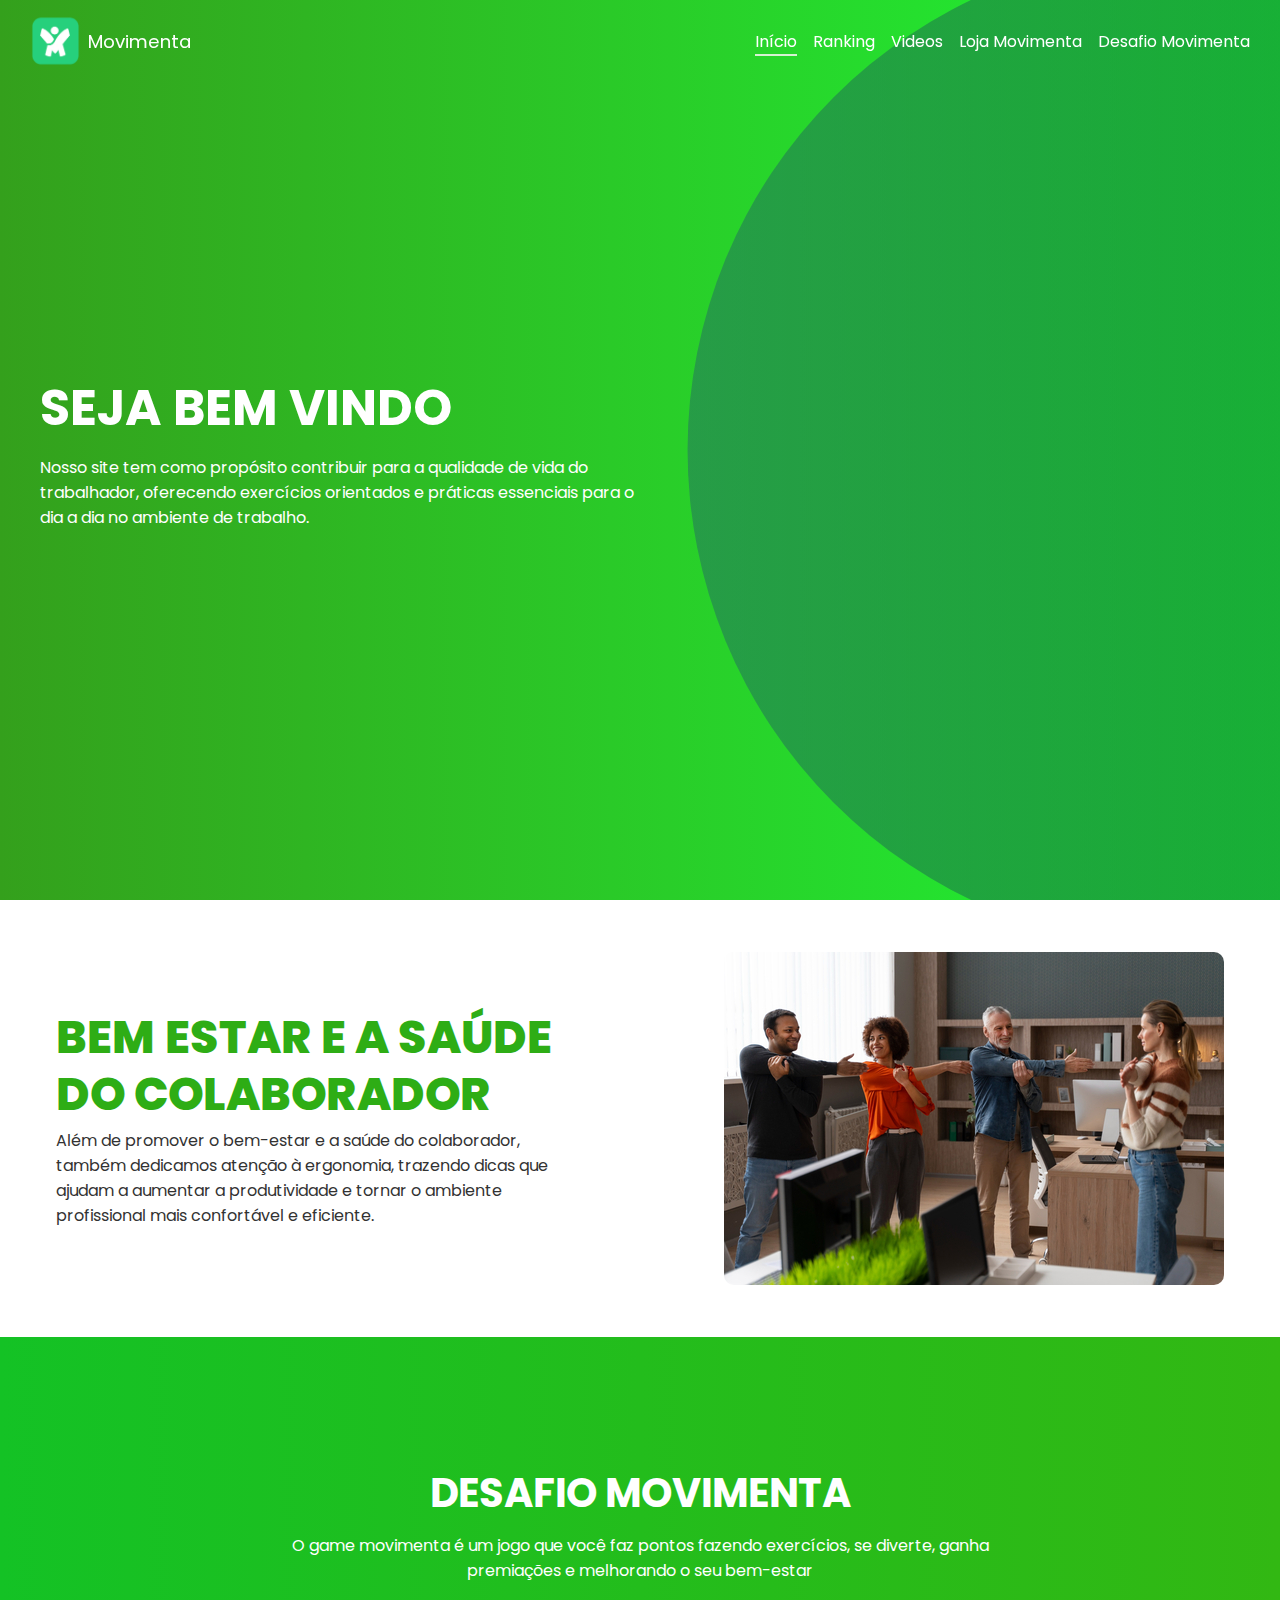
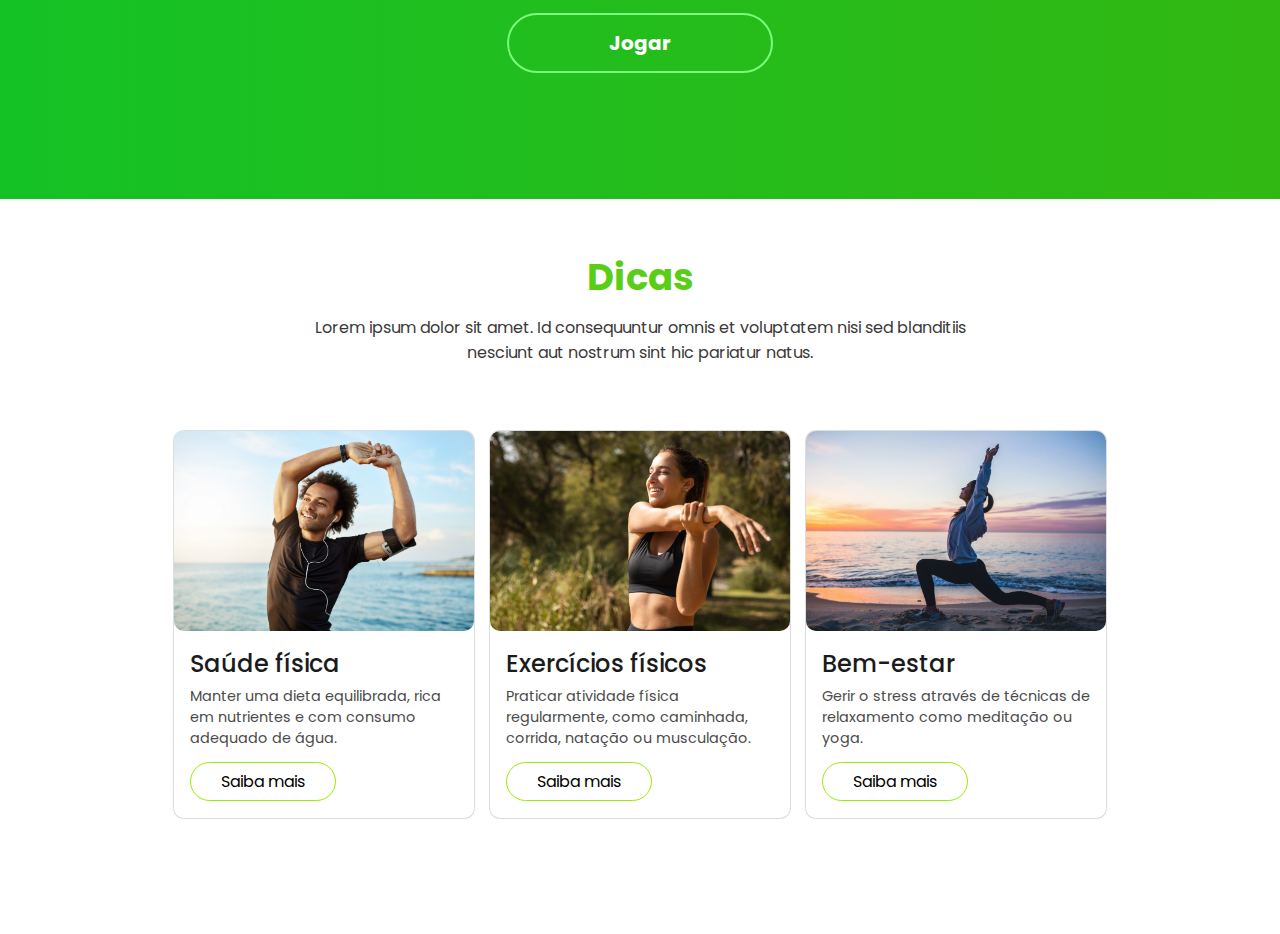
<file: index.html>
<!DOCTYPE html>
<html lang="pt-br">
<head>
    <meta charset="UTF-8">
    <meta name="viewport" content="width=device-width, initial-scale=1.0">
    <title>Bem estar</title>
    <link rel="stylesheet" href="/styles/style.css" />
    <link href='https://cdn.boxicons.com/fonts/basic/boxicons.min.css' rel='stylesheet'>
</head>
<body>
    <header class="header">
        <nav class="navbar">
            <a href="/index.html" class="navbar__logo">
                <img src="/assets/images/logo/logo_movimenta.png" alt="Logo Movimenta" class="logo__image">
                <span>Movimenta</span>
            </a>
            <ul class="navigation__menu">
                <li>
                    <a href="/index.html" class="active">Início</a>
                </li>
                <li>
                    <a href="/pages/ranking.html">Ranking</a>
                </li>
                <li>
                    <a href="/pages/videos.html">Videos</a>
                </li>
                <li>
                    <a href="/pages/loja-movimenta.html">Loja Movimenta</a>
                </li>
                <li>
                    <a href="#">Desafio Movimenta</a>
                </li>
            </ul>
        </nav>
    </header>

    <header class="navbar__bottom">
        <ul class="navbar__bottom__links">
            <li>
                <a href="#" class="active navbar__bottom__link">
                    <div class="navbar__bottom__link--icon">
                        <i class='bxr  bx-home-alt-2'></i>
                    </div>
                    Inicio
                </a>
            </li>
            <li>
                <a href="/pages/ranking.html" class="navbar__bottom__link">
                    <i class='bxr  bx-trophy'></i> 
                Ranking
                </a>
            </li>
            <li>
                <a href="/pages/videos.html" class="navbar__bottom__link">
                    <i class='bxr  bx-video'></i> 
                Videos
                </a>
            </li>
            <li>
                <a href="/pages/loja-movimenta.html" class="navbar__bottom__link">
                    <i class='bxr bx-store'></i>
                Loja
                </a>
            </li>
        </ul>
    </header>

    <main class="hero">
        <div class="hero__content">
            <h2 class="hero__title">Seja bem vindo</h2>
            <p class="hero__paragraph">Nosso site tem como propósito contribuir para a qualidade de vida do trabalhador, oferecendo exercícios orientados e práticas essenciais para o dia a dia no ambiente de trabalho.</p>
        </div>
    </main>

    <section class="hero__section">
        <div class="content__section">
            <h2 class="title__section">Bem estar e a saúde do colaborador</h2>
            <p class="paragraph__section">Além de promover o bem-estar e a saúde do colaborador, também dedicamos atenção à ergonomia, trazendo dicas que ajudam a aumentar a produtividade e tornar o ambiente profissional mais confortável e eficiente.</p>
        </div>
        <img src="/assets/images/pessoas-fazendo-exercicio-no-trabalho.jpg" alt="Pessoas fazendo exercício no trabalho" class="image__section">
    </section>

    <section class="game__section">
        <div class="game__section__content">
            <h2>Desafio Movimenta</h2>
            <p>O game movimenta é um jogo que você faz pontos fazendo exercícios, se diverte, ganha premiações e melhorando o seu bem-estar</p>
            <a href="/pages/cadastro.html" class="game__section__button">Jogar</a>
        </div>
    </section>

    <section class="section__dicas">
        <h2 class="title">Dicas</h2>
        <p class="paragraph">Lorem ipsum dolor sit amet. Id consequuntur omnis et voluptatem nisi sed blanditiis nesciunt aut nostrum sint hic pariatur natus.</p>
        <div class="container">
            <div class="card__item">
                <img src="/assets/images/homem-esticando-os-bracos.jpg" alt="Homem esticando os braços" class="card__image">
                <div class="card__content">
                    <h2 class="title__card">Saúde física</h2>
                    <p class="descrition__card">Manter uma dieta equilibrada, rica em nutrientes e com consumo adequado de água.</p>
                    <a href="#" class="card__button">Saiba mais</a>
                </div>
            </div>
            <div class="card__item">
                <img src="/assets/images/mulher-alongando-se.jpg" alt="Mulher alongando-se" class="card__image">
                <div class="card__content">
                    <h2 class="title__card">Exercícios físicos</h2>
                    <p class="descrition__card">Praticar atividade física regularmente, como caminhada, corrida, natação ou musculação.</p>
                    <a href="#" class="card__button">Saiba mais</a>
                </div>
            </div>
            <div class="card__item">
                <img src="/assets/images/mulher-fazendo-exercicios-na-praia.jpg" alt="Mulher fazendo exercícios na praia" class="card__image">
                <div class="card__content">
                    <h2 class="title__card">Bem-estar</h2>
                    <p class="descrition__card">Gerir o stress através de técnicas de relaxamento como meditação ou yoga.</p>
                    <a href="#" class="card__button">Saiba mais</a>
                </div>
            </div>
        </div>
    </section>

    <script src="/scripts/script.js"></script>
</body>
</html>
</file>
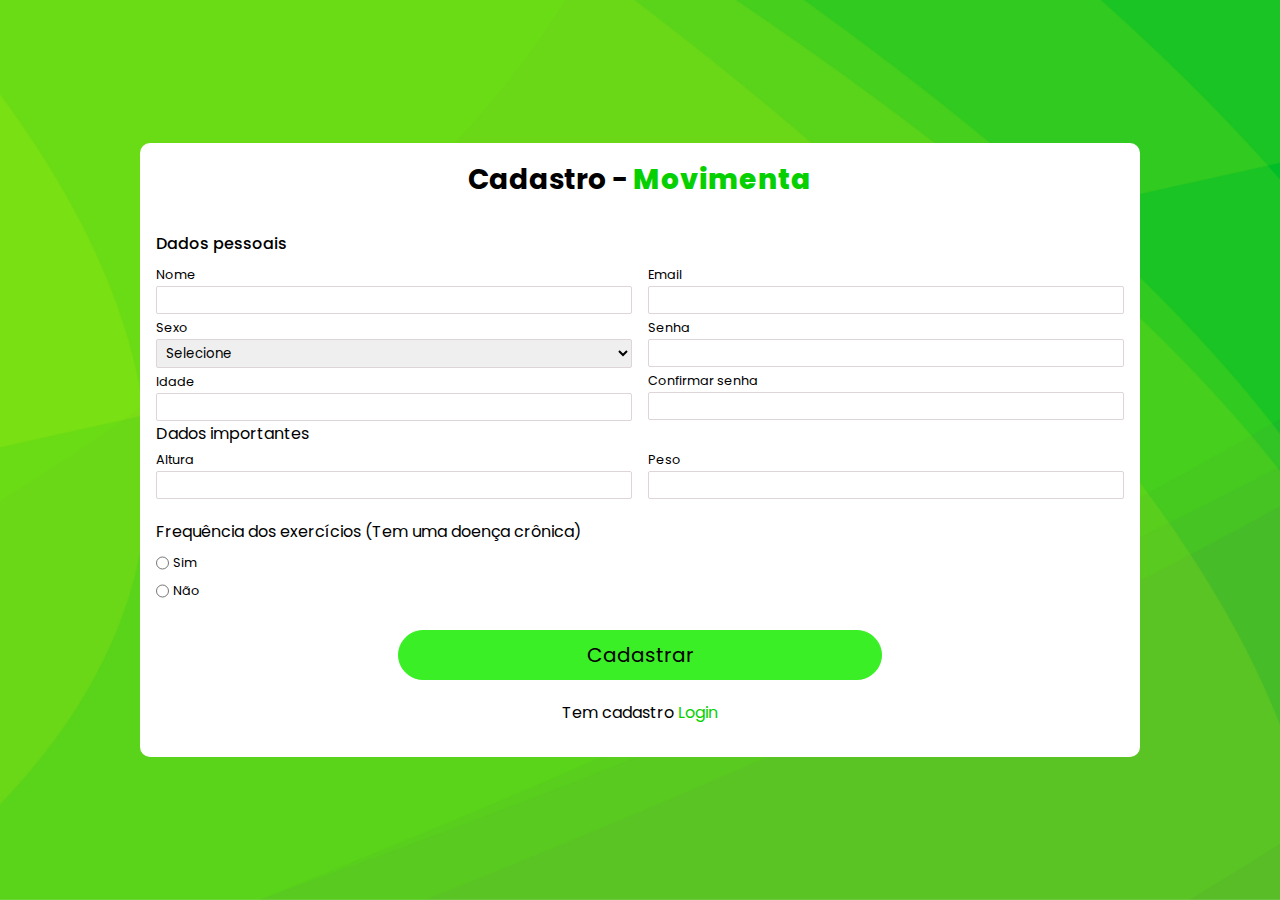
<file: pages/cadastro.html>
<!DOCTYPE html>
<html lang="en">
<head>
    <meta charset="UTF-8">
    <meta name="viewport" content="width=device-width, initial-scale=1.0">
    <title>Cadastro - Movimenta</title>
    <link rel="stylesheet" href="/styles/cadastro.css">
    <link href='https://cdn.boxicons.com/fonts/basic/boxicons.min.css' rel='stylesheet'>
</head>
<body>
    <section>
        <form action="" class="container">
            <h2 class="heading">Cadastro - <span class="logo">Movimenta</span></h2>
            <span class="title__register">Dados pessoais</span>
            <div class="box__input">
                <div class="col__one">
                    <label for="">Nome</label>
                    <input type="text" required>
                    <label for="">Sexo</label>
                    <select>
                        <option value="0">Selecione</option>
                        <option value="1">Masculino</option>
                        <option value="2">Feminino</option>
                    </select>
                    <label for="">Idade</label>
                    <input type="number" required>
                    <label for="">Email</label>
                    <input type="email" required>
                    <label for="">Senha</label>
                    <div class="password__input">
                        <input type="password" class="password" required>
                        <i class='bxr bx-eye-slash hidePassword'></i>
                        <i class="bxr bx-eye showPassword"></i>
                    </div>
                    <label for="">Confirmar senha</label>
                    <div class="password__input">
                        <input type="password" class="password" required>
                        <i class='bxr bx-eye-slash hidePassword'></i>
                        <i class="bxr bx-eye showPassword"></i>
                    </div>
                </div>
            </div>
            <span>Dados importantes</span>
            <div class="box__input">
                <div class="col__two">
                <label for="">Altura</label>
                <input type="number" required>
                <label for="">Peso</label>
                <input type="number" required>
                </div>
                <h3 class="heading__input">Frequência dos exercícios (Tem uma doença crônica)</h3>
                <div class="box__radio">
                    <div class="radio__input">
                        <input type="radio" name="frequencia-dos-exercicios" id="sim" value="sim" class="input__radio_yes" required>
                        <label for="sim">Sim</label>
                    </div>
                    <div class="input__hidden">
                        <span>Qual</span>
                        <input type="text" required>
                    </div>
                </div>
                <div class="radio__input">
                    <input type="radio" name="frequencia-dos-exercicios" id="nao" value="nao" class="input__radio_no" required>
                    <label for="nao">Não</label>
                </div>
            </div>
            <button type="submit" class="btn__submit">Cadastrar</button>
            <span class="text">Tem cadastro <a href="/pages/login.html">Login</a></span>
        </form>
    </section>
    <script src="/scripts/cadastro.js"></script>
</body>
</html>
</file>
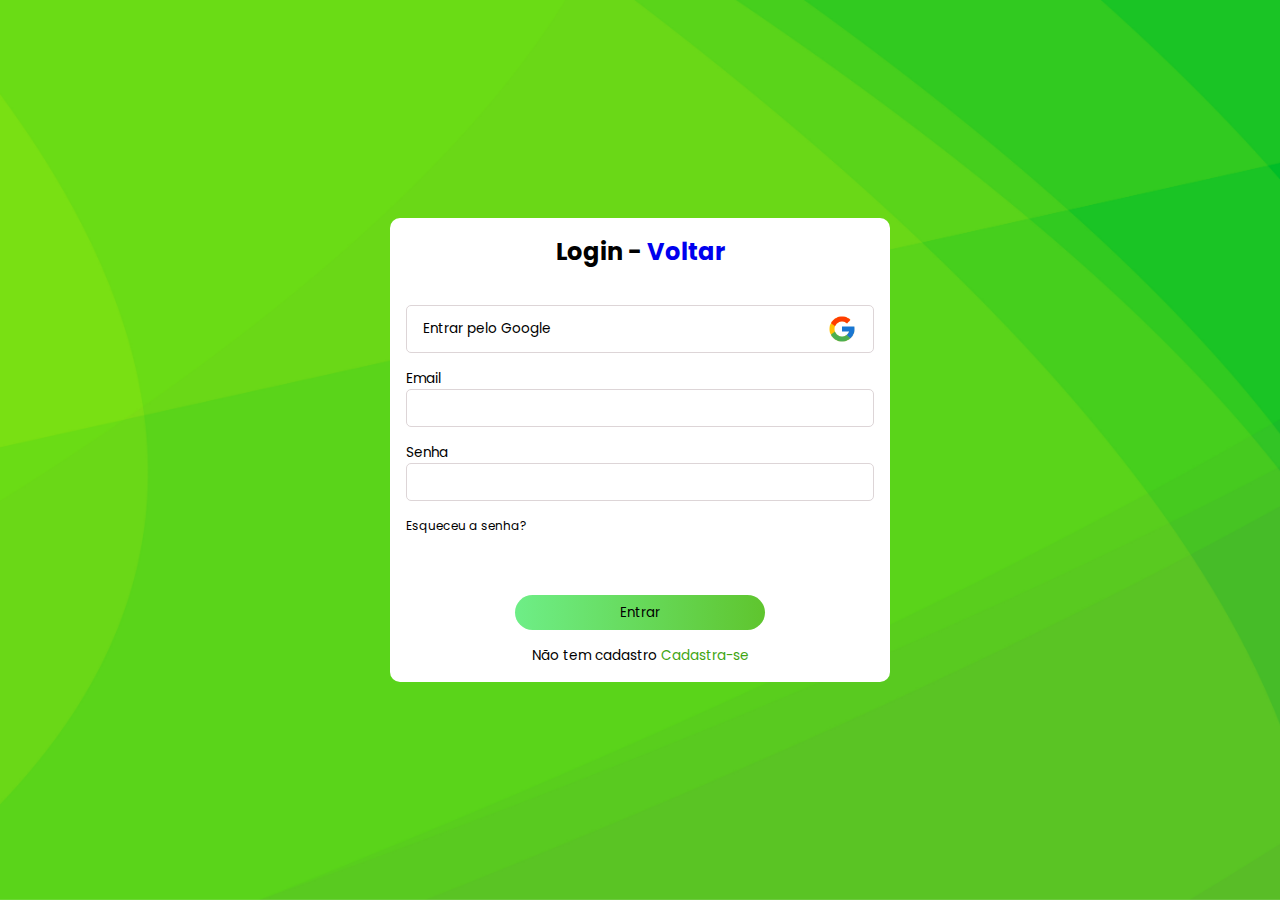
<file: pages/login.html>
<!DOCTYPE html>
<html lang="en">
<head>
    <meta charset="UTF-8">
    <meta name="viewport" content="width=device-width, initial-scale=1.0">
    <title>Login - Movimenta</title>
    <link rel="stylesheet" href="/styles/login.css">
    <link href='https://cdn.boxicons.com/fonts/basic/boxicons.min.css' rel='stylesheet'>
</head>
<body>

    <section>
        <div class="container__login">
            <h2 class="title__login">Login - <a href="/index.html">Voltar</a></h2>
            <div class="button__google">
                <span>Entrar pelo Google</span>
                <img src="/assets/images/icons/google-icone.png" alt="Google icone">
            </div>
            <form action="" class="wrapper">
                <label for="">Email</label>
                <div class="inner">
                    <input type="email" required>
                    <i class='bxr bx-user'></i>
                </div>
                <label for="">Senha</label>
                <div class="inner">
                    <input type="password" class="password" required>
                    <i class='bxr bx-eye-slash hidePassword'></i>
                    <i class="bxr bx-eye showPassword"></i>
                </div>
                <a href="#" class="text">
                    <span>Esqueceu a senha?</span>
                </a>
            <button type="submit" class="button__login">Entrar</button>
            </form>
            <span class="text_register">Não tem cadastro <a href="/pages/cadastro.html">Cadastra-se</a></span>
        </div>
    </section>

    <script src="/scripts/login.js"></script>
</body>
</html>
</file>
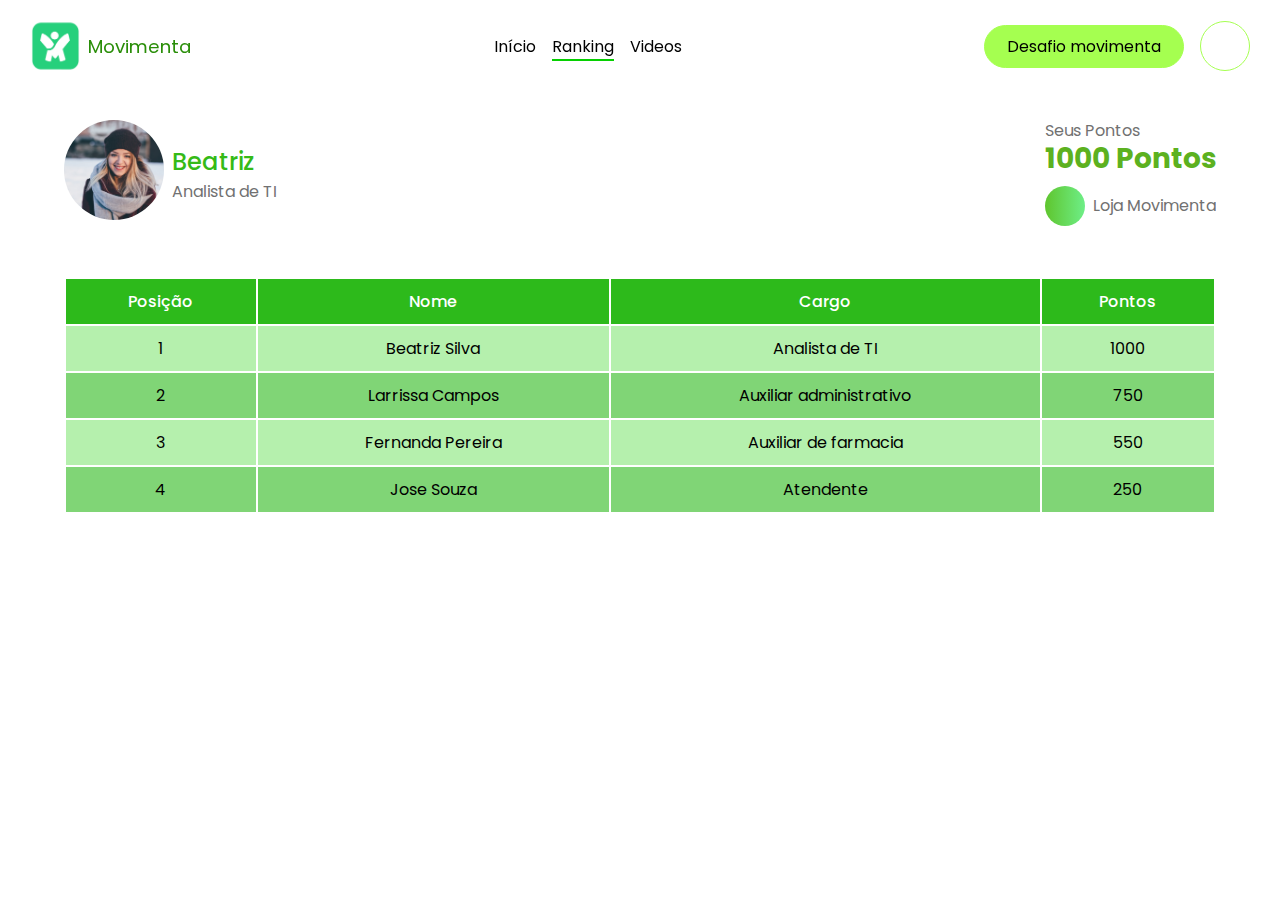
<file: pages/ranking.html>
<!DOCTYPE html>
<html lang="en">
<head>
    <meta charset="UTF-8">
    <meta name="viewport" content="width=device-width, initial-scale=1.0">
    <title>Ranking - Movimenta</title>
    <link rel="stylesheet" href="/styles/ranking.css">
    <link href='https://cdn.boxicons.com/fonts/basic/boxicons.min.css' rel='stylesheet'>
</head>
<body>
        <header class="header">
        <nav class="navbar">
            <a href="/index.html" class="navbar__logo">
                <img src="/assets/images/logo/logo_movimenta.png" alt="Logo Movimenta" class="logo__image">
                <span>Movimenta</span>
            </a>
            <ul class="navigation__menu">
                <li>
                    <a href="/index.html">Início</a>
                </li>
                <li>
                    <a href="/pages/ranking.html" class="active">Ranking</a>
                </li>
                <li>
                    <a href="/pages/videos.html">Videos</a>
                </li>
            </ul>
            <div class="navbar__right">
            <div class="navbar__right__links">
            <a href="/pages/desafio-movimenta.html" class="button">Desafio movimenta</a>
            <a href="/pages/loja-movimenta.html" class="button__shop">
                <i class='bxr  bx-store'  ></i>
                <span>Loja movimenta</span>
            </a>
            </div>
            <div class="burger">
                <i class='bxr  bx-menu'  ></i>
            </div>
            <div class="menu">
                <i class='bxr  bx-x close-menu'  ></i>
                <div class="menu__links">
                <a href="/pages/desafio-movimenta.html" class="button">Desafio movimenta</a>
                </div>
            </div>
        </div>
        </nav>
    </header>

        <header class="navbar__bottom">
        <ul class="navbar__bottom__links">
            <li>
                <a href="/index.html" class="navbar__bottom__link">
                        <i class='bxr  bx-home-alt-2'></i>
                    Inicio
                </a>
            </li>
            <li>
                <a href="/pages/ranking.html" class="active navbar__bottom__link">
                    <div class="navbar__bottom__link--icon">
                        <i class='bxr  bx-trophy'></i> 
                    </div>
                Ranking
                </a>
            </li>
            <li>
                <a href="/pages/videos.html" class="navbar__bottom__link">
                    <i class='bxr  bx-video'></i> 
                Videos
                </a>
            </li>
            <li>
                <a href="/pages/videos.html" class="navbar__bottom__link">
                    <i class='bxr  bx-video'></i> 
                Loja
                </a>
            </li>
        </ul>
    </header>

    <div class="wrapper">
        <div class="profile">
            <div class="profile__img">
                <img src="/assets/images/profiles/perfil_mulher.jpg" alt="Perfil de uma mulher">
            </div>
            <div class="info">
                <h2 class="profile__name">Beatriz</h2>
                <span class="profile__cargo">Analista de TI</span>
            </div>
        </div>
        <div class="points">
            <span>Seus Pontos</span>
            <h1>1000 Pontos</h1>
            <div class="icons">
                <a href="/pages/loja-movimenta.html">
                    <div class="store-icone">
                        <i class='bxr bx-store'></i>
                    </div>
                    <span>Loja Movimenta</span>
                </a>
            </div>
        </div>
    </div>
        <section>
            <table class="ranking">
                <tr class="category">
                    <th>Posição</th>
                    <th>Nome</th>
                    <th>Cargo</th>
                    <th>Pontos</th>
                </tr>
                <tr>
                    <td class="td_none"></td>
                    <td data-title="Posição">1</td>
                    <td data-title="Nome">Beatriz Silva</td>
                    <td data-title="Cargo">Analista de TI</td>
                    <td data-title="Pontos">1000</td>
                </tr>
                <tr>
                    <td class="td_none"></td>
                    <td data-title="Posição">2</td>
                    <td data-title="Nome">Larrissa Campos</td>
                    <td data-title="Cargo">Auxiliar administrativo</td>
                    <td data-title="Pontos">750</td>
                </tr>
                <tr>
                    <td class="td_none"></td>
                    <td data-title="Posição">3</td>
                    <td data-title="Nome">Fernanda Pereira</td>
                    <td data-title="Cargo">Auxiliar de farmacia</td>
                    <td data-title="Pontos">550</td>
                </tr>
                <tr>
                    <td class="td_none"></td>
                    <td data-title="Posição">4</td>
                    <td data-title="Nome">Jose Souza</td>
                    <td data-title="Cargo">Atendente</td>
                    <td data-title="Pontos">250</td>
                </tr>
            </table>
        </section>

    <script src="/scripts/ranking.js"></script>
</body>
</html>
</file>
<file: styles/style.css>
@import url('https://fonts.googleapis.com/css2?family=Poppins:wght@300;400;500;600;700;800;900&display=swap');

*{
    margin: 0;
    padding: 0;
    box-sizing: border-box;
    font-family: "Poppins", sans-serif;
    list-style: none;
    text-decoration: none;
}

.loading{
    position: fixed;
    top: 0;
    left: 0;
    width: 100%;
    height: 100vh;
    background: #fff;
    display: flex;
    justify-content: center;
    align-items: center;
    flex-direction: column;
    gap: 1rem;
    opacity: 1;
    visibility: visible;
    transition: 300ms ease-in-out;
    z-index: 100;
}

.loading.show{
    opacity: 0;
    visibility: hidden;
}

.loading .logo{
    width: 50px;
    animation: logoAnimation 1s linear infinite;
}

.loading h3{
    font-size: 1.25rem;
    font-weight: 700;
    margin-top: 10px;
}

@keyframes logoAnimation {
    0%{
        transform: translateY(20px);
    }
    50%{
        transform: translateY(0);
    }
    100%{
        transform: translateY(20px);
    }
}

.header{
    position: fixed;
    top: 0;
    left: 0;
    width: 100%;
    background: transparent;
    padding: 10px 30px;
    transition: .5s;
    z-index: 10;
}

.header.sticky{
    background: #fff;
    box-shadow: rgba(0, 0, 0, 0.24) 0px 3px 8px;
}

.header.sticky .navbar__logo span{
    color: #2a8e09;
}

.header.sticky .navbar :is(ul li a){
    color: #000;
}
.header.sticky .navbar__right .button__shop i{
    color: #000;
}
.header.sticky .navbar__right .burger i{
    color: #000;
}
.header.sticky .navbar__right .button:hover{
    color: #000;
}
.header.sticky .navbar li a::before{
    background: #1ACE00;
}

.header .navbar{
    display: flex;
    justify-content: space-between;
    align-items: center;
}

.header .navbar .navbar__logo{
    display: flex;
    align-items: center;
    gap: .5rem;
}

.navbar__logo .logo__image{
    width: 50px;
}

.navbar__logo span{
    font-size: 1.15rem;
    font-weight: 400;
    color: #fff;
}

.header .navbar :is(.navbar__logo, ul li a){
    color: #fff;
}

.header .navbar ul{
    display: flex;
    align-items: center;
    gap: 1rem;
}

.navbar li a{
    position: relative;
    font-size: 1rem;
    font-weight: 400;
}

.navbar li a::before{
    content: "";
    position: absolute;
    bottom: -3px;
    left: 0;
    width: 0;
    height: 2px;
    background: #D7F2D3;
    transition: .5s ease;
}

.navbar li a:hover::before{
    width: 100%;
}

.navbar li a.active{
    position: relative;
}

.navbar li a.active::before{
    content: "";
    position: absolute;
    bottom: -3px;
    left: 0;
    width: 100%;
    height: 2px;
    background: #D7F2D3;
}

.navbar__right{
    width: max-content;
}

.navbar__right .navbar__right__links{
    display: flex;
    justify-content: center;
    align-items: center;
    gap: 1rem;
}

.navbar__right .button{
    background: #a5ff50;
    border: 1px solid #a5ff50;
    color: #000;
    width: 200px;
    padding: .5rem 0;
    border-radius: 50px;
    display: flex;
    justify-content: center;
    align-items: center;
    transition: 300ms ease-in-out;
}

.navbar__right .button__shop{
    background: transparent;
    border: 1px solid #a5ff50;
    width: 50px;
    height: 50px;
    display: flex;
    justify-content: center;
    align-items: center;
    gap: .5rem;
    border-radius: 50px;
    color: #fff;
    overflow: hidden;
    transition: 300ms ease-in-out;
}

.navbar__right .button__shop span{
    width: 0;
    opacity: 0;
    visibility: hidden;
    overflow: hidden;
    transition: 300ms ease-in-out;
}

.navbar__right .button__shop i{
    margin-left: 7px;
    font-size: 1.25rem;
}

.button:hover{
    background: transparent;
    color: #fff;
}

.navbar__right .button__shop:hover{
    width: 200px;
    background: #a5ff50;
    color: #000;
}

.navbar__right .button__shop:hover span{
    width: max-content;
    opacity: 1;
    visibility: visible;
}

.navbar__right .button__shop:hover i{
    margin-left: 0;
}

.burger{
    position: relative;
    display: none;
}

.burger i{
    font-size: 1.85rem;
    color: #fff;
    margin-right: 25px;
    cursor: pointer;
}

.menu{
    position: fixed;
    top: 0;
    right: -350px;
    width: 300px;
    height: 100vh;
    background: #fff;
    display: none;
    transition: 300ms ease-in-out;
    z-index: 100;
}

.menu.open-menu{
    right: 0;
}

.menu .close-menu{
    display: flex;
    justify-content: flex-end;
    margin: 20px 30px;
    font-size: 1.85rem;
    cursor: pointer;
}

.menu .menu__links{
    display: flex;
    justify-content: center;
    align-items: center;
    flex-direction: column;
    gap: 1rem;
    margin-top: 50px;
}

.menu__links .button__shop{
    background: transparent;
    border: 1px solid #a5ff50;
    width: 200px;
    padding: .5rem 0;
    display: flex;
    justify-content: center;
    align-items: center;
    gap: .5rem;
    border-radius: 50px;
    color: #000;
    transition: 300ms ease-in-out;
}

.menu__links i{
    font-size: 1.48rem;
    color: #000;
}

.menu__links .button__shop i{
    margin-left: 0;
}

.menu__links .button:hover{
    color: #000;
}

.menu__links .button__shop:hover{
    background: #a5ff50;
}

.navbar__bottom{
    position: fixed;
    bottom: 0;
    left: 0;
    background: #fff;
    width: 100%;
    padding: 20px 10px;
    display: none;
    z-index: 1;
}

.navbar__bottom__links{
    display: flex;
    justify-content: space-around;
    align-items: center;
    gap: 2rem;
}

.navbar__bottom__links li a{
    display: flex;
    align-items: center;
    flex-direction: column;
    gap: .25rem;
    color: #000;
}

.navbar__bottom__links .navbar__bottom__link i{
    font-size: 1.5rem;
}

.navbar__bottom__link{
    position: relative;
    opacity: .5;
}

.navbar__bottom__link.active{
    opacity: 1;
}

.navbar__bottom__link.active i,
.navbar__bottom__link.active{
    color: #10b030;
}

.navbar__bottom__link--icon{
    display: flex;
    justify-content: center;
    align-items: center;
    padding: .25rem 0 0;
}

.navbar__bottom__link--icon::before{
    content: "";
    position: absolute;
    top: -10px;
    left: 50%;
    transform: translate(-50%);
    width: 10px;
    height: 10px;
    background: #10b030;
    border-radius: 10px;
    z-index: -1;
}

.hero{
    width: 100%;
    height: 100vh;
    background: linear-gradient(to right, #34A01C, #1FF835);
}

.hero .image__hero{
    position: absolute;
    top: 50%;
    right: 0;
    transform: translate(0, -50%);
    width: 1000px;
    height: 100%;
    object-fit: cover;
    clip-path: circle(57% at 89% 50%);
}

.hero::after{
    content: "";
    position: absolute;
    top: 50%;
    right: 0;
    transform: translate(0, -50%);
    width: 1000px;
    height: 100%;
    background: linear-gradient(to left, rgba(13, 70, 55, 0.402), rgba(43, 131, 103, 0.649));
    clip-path: circle(57% at 89% 50%);
}

.hero__content{
    position: absolute;
    top: 50%;
    left: 0;
    transform: translate(0, -50%);
    padding: 1rem 4rem;
    max-width: 775px;
    color: #fff;
    z-index: 1;
}

.hero__content .hero__title{
    font-size: 4rem;
    font-weight: 700;
    text-transform: uppercase;
    margin-bottom: 10px;
}

.hero__content .hero__paragraph{
    font-size: 1rem;
    font-weight: 400;
}

.hero__section{
    display: flex;
    justify-content: space-between;
    align-items: center;
    flex-direction: row;
    padding: 3.25rem 1rem;
    max-width: 1200px;
    margin: auto;
}

.hero__section .content__section{
    max-width: 500px;
}

.content__section .title__section{
    font-size: 2.85rem;
    font-weight: 800;
    text-transform: uppercase;
    line-height: 1.25;
    margin-bottom: 5px;
    color: #2ead15;
}

.content__section .paragraph__section{
    font-size: 1rem;
    font-weight: 400;
    color: #323232;
}

.hero__section .image__section{
    width: 500px;
    height: auto;
    object-fit: cover;
    border-radius: 10px;
}

.game__section{
    background: linear-gradient(to left, #32b813, #14c225);
    padding: 1rem;
}

.game__section__content{
    display: flex;
    justify-content: center;
    align-items: center;
    flex-direction: column;
    height: 430px;
    max-width: 700px;
    margin: auto;
}

.game__section__content h2{
    font-size: 2.5rem;
    font-weight: 700;
    text-transform: uppercase;
    margin-bottom: 10px;
    text-align: center;
    color: #fff;
}

.game__section__content p{
    font-size: 1rem;
    font-weight: 400;
    text-align: center;
    color: #ffffff;
}

.game__section__content .game__section__button{
    background: transparent;
    border: 2px solid #7bff7b;
    color: #fff;
    padding: 13px 100px;
    margin-top: 30px;
    border-radius: 50px;
    font-size: 1.25rem;
    font-weight: 700;
    transition: 300ms ease-in-out;
}

.game__section__button:hover{
    background: #7bff7b;
    color: #000;
}

.section__dicas{
    padding: 50px 1rem 100px;
}

.section__dicas .title{
    text-align: center;
    font-size: 2.32rem;
    font-weight: 700;
    color: #5ace17;
    margin-bottom: 10px;
}

.section__dicas .paragraph{
    font-size: 1rem;
    text-align: center;
    max-width: 700px;
    margin: auto;
    color: #3a3838;
}

.container{
    display: flex;
    justify-content: center;
    align-items: center;
    flex-wrap: wrap;
    gap: 1rem;
    max-width: 1100px;
    margin: auto;
    padding: 1rem;
    margin-top: 50px;
}

.container .card__item{
    position: relative;
    background: #fff;
    width: 300px;
    border-radius: 10px;
    box-shadow: rgba(0, 0, 0, 0.02) 0px 1px 3px 0px, rgba(27, 31, 35, 0.15) 0px 0px 0px 1px;
}

.card__item .card__image{
    width: 100%;
    height: 200px;
    object-fit: cover;
    border-radius: 10px;
}

.card__item .card__content{
    padding: .5rem 1rem 1.5rem;
}

.card__content .title__card{
    font-size: 1.5rem;
    font-weight: 500;
    color: #1b1b1b;
    margin-bottom: 5px;
}

.card__content .descrition__card{
    font-size: .9rem;
    font-weight: 400;
    color: #4b4b4b;
    margin-bottom: 20px;
}

.card__content .card__button{
    background: transparent;
    border: 1px solid #9BEC00;
    color: #000;
    padding: 7px 30px;
    border-radius: 50px;
    transition: 300ms ease-in-out;
}

.card__button:hover{
    background: #9BEC00;
}

@media screen and (max-width: 1050px) {
    .hero__section{
        flex-direction: column;
        padding: 50px;
    }

    .hero__section .content__section{
        text-align: center;
        max-width: 100%;
    }

    .content__section .title__section{
        margin-bottom: 10px;
    }

    .hero__section .image__section{
        margin-top: 50px;
        width: 100%;
    }
}

@media screen and (max-width: 1580px) {
    .hero .image__hero{
        width: 850px;
        height: 100%;
    }
    .hero::after{
        width: 850px;
        height: 100%;
    }
    .hero__content{
        padding: 1rem 2.5rem;
        max-width: 700px;
    }
    .hero__content .hero__title{
        font-size: 3.1rem;
    }
}

@media screen and (max-width: 1220px) {
    .hero__content{
        max-width: 500px;
    }
}

@media screen and (max-width: 1024px) {
    .hero{
        background: none;
    }
    .hero .image__hero{
        width: 100%;
        height: 100%;
        clip-path: none;
    }
    .hero::after{
        width: 100%;
        height: 100%;
        clip-path: none;
    }
    .hero__content{
        left: 50%;
        transform: translate(-50%, -50%);
        text-align: center;
        max-width: 100%;
        width: 100%;
    }

    .hero__content .hero__title{
        line-height: 1.25;
    }
}

@media screen and (max-width: 970px) {
    .navbar__right .button__shop{
        width: 200px;
    }

    .navbar__right .button__shop span{
        opacity: 1;
        visibility: visible;
        width: max-content;
    }

    .header.sticky .button__shop span{
        color: #000;
    }

    .navbar__right .button__shop i{
        margin-left: 0;
    }
}

@media screen and (max-width: 870px) {
    .burger{
        display: flex;
    }
    .burger i{
        margin-right: 0;
    }
    .menu{
        display: block;
    }

    .navbar__right .navbar__right__links{
        display: none;
    }

    .navbar li{
        display: none;
    }
    
    .hero__content .hero__title{
        font-size: 3rem;
    }

    .content__section .title__section{
        font-size: 2.5rem;
    }
}

@media screen and (max-width: 430px) {
        .navbar__bottom{
        display: block;
    }
}

@media screen and (max-width: 380px) {
    .hero__content .hero__title{
        font-size: 2.5rem;
    }

    .content__section .title__section{
        font-size: 1.85rem;
    }
}
</file>
<file: styles/cadastro.css>
@import url('https://fonts.googleapis.com/css2?family=Poppins:wght@300;400;500;600;700;800;900&display=swap');

*{
    margin: 0;
    padding: 0;
    box-sizing: border-box;
    font-family: "Poppins", sans-serif;
    text-decoration: none;
}

section{
    display: flex;
    justify-content: center;
    align-items: center;
    min-height: 100vh;
    background: url(/assets/images/backgrounds/background-cadastro.jpg) no-repeat center/cover;
}

section .container{
    padding: 1rem 1rem 2rem;
    display: flex;
    flex-direction: column;
    background: #fff;
    margin: 1rem;
    max-width: 1000px;
    border-radius: 10px;
}

.container .heading{
    font-size: 1.75rem;
    font-weight: 700;
    text-align: center;
    margin-bottom: 10px;
}

.heading .logo{
    color: #06D001;
    font-weight: 800;
    letter-spacing: 1px;
}

.container .title__register{
    margin: 20px 0 5px;
    font-size: 1rem;
    font-weight: 500;
}

.container .box__input{
    display: flex;
    flex-direction: column;
}

.col__one, .col__two{
    columns: 2;
}

.box__input label{
    font-size: .8rem;
    font-weight: 400;
    color: #000;
}

.box__input input, select{
    margin: 0;
    width: 100%;
    padding: 3px 5px;
    border: 1px solid #DDD5D7;
    border-radius: 2px;
}

.box__input input:focus,
.box__input select:focus{
    outline: 2px solid #17C000;
}

.password__input{
    position: relative;
}

.password__input i{
    position: absolute;
    top: 50%;
    right: 10px;
    transform: translateY(-50%);
    font-size: 1.25rem;
}

.showPassword{
    visibility: hidden;
}

.showPassword.visible{
    visibility: visible;
}

.hidePassword{
    visibility: visible;
}

.hidePassword.active{
    visibility: hidden;
}

.box__input .heading__input{
    font-size: 1rem;
    font-weight: 400;
    color: #000;
    margin-top: 20px;
    margin-bottom: 10px;
}

.box__radio{
    display: flex;
    align-items: center;
    gap: 1rem;
}

.box__input .radio__input{
    display: flex;
    gap: .25rem;
    width: max-content;
    margin: 0 0 10px;
}

.box__input .input__hidden{
    display: none;
}

.input__hidden.active{
    display: block;
    position: relative;
    bottom: 5px;
}

.input__hidden span{
    font-size: .9rem;
    font-weight: 400;
    color: #000;
}

.container .btn__submit{
    background: #3aef25;
    border: 1px solid #3aef25;
    width: 50%;
    height: 50px;
    border-radius: 50px;
    font-size: 1.25rem;
    font-weight: 400;
    color: #000;
    margin: 20px auto 10px;
    cursor: pointer;
    transition: .25s ease-in-out;
}

.btn__submit:hover{
    background: transparent;
}

.container .text{
    text-align: center;
    font-size: 1rem;
    font-weight: 400;
    color: #000;
    margin-top: 10px;
}

.text a{
    color: #06D001;
}

@media screen and (max-width: 550px) {
    .col__one, .col__two{
        columns: 1;
    }
}
</file>
<file: styles/login.css>
@import url('https://fonts.googleapis.com/css2?family=Poppins:wght@300;400;500;600;700;800;900&display=swap');

*{
    margin: 0;
    padding: 0;
    box-sizing: border-box;
    font-family: "Poppins", sans-serif;
    list-style: none;
    text-decoration: none;
}

section{
    background: url(/assets/images/backgrounds/background-cadastro.jpg) no-repeat center/cover;
    width: 100%;
    height: 100vh;
    display: flex;
    justify-content: center;
    align-items: center;
}

.container__login{
    background: #fff;
    width: 500px;
    padding: 1rem;
    margin: 1rem;
    display: flex;
    flex-direction: column;
    gap: 1rem;
    border-radius: 10px;
}

.container__login .title__login{
    text-align: center;
    margin-bottom: 20px;
    font-size: 1.5rem;
    font-weight: 700;
    color: #000;
}

.container__login .button__google{
    display: flex;
    justify-content: space-between;
    align-items: center;
    gap: .85rem;
    border: 1px solid #DDD5D7;
    padding: .5rem 1rem;
    border-radius: 5px;
    font-size: .85rem;
    cursor: pointer;
    transition: .5s ease-in-out;
}

.button__google:hover{
    background: #fafafa;
}

.button__google img{
    width: 30px;
    height: 30px;
}

.container__login .wrapper{
    display: inline-flex;
    flex-direction: column;
}

.wrapper label{
    font-size: .85rem;
    font-weight: 400;
    color: #000;
}

.wrapper .inner{
    position: relative;
    margin: 0 0 1rem;
}

.inner input{
    width: 100%;
    position: relative;
    padding: .5rem;
    padding-right: 34px;
    border: 1px solid #DDD5D7;
    border-radius: 5px;
}

input:focus{
    outline: 1px solid #06D001;
}

.inner i{
    position: absolute;
    top: 50%;
    right: 10px;
    transform: translateY(-50%);
    font-size: 1.5rem;
}

.showPassword{
    visibility: hidden;
}

.showPassword.visible{
    visibility: visible;
}

.hidePassword{
    visibility: visible;
}

.hidePassword.active{
    visibility: hidden;
}

.wrapper .text{
    color: #000;
    font-size: .75rem;
    font-weight: 400;
    margin-bottom: 10px;
    width: max-content;
}

.wrapper .button__login{
    border: none;
    outline: none;
    background: linear-gradient(to right,#6EEE87, #5FC52E);
    width: 250px;
    height: 35px;
    border-radius: 50px;
    margin: 0 auto;
    margin-top: 50px;
    cursor: pointer;
}

.container__login .text_register{
    color: #000;
    font-size: .85rem;
    font-weight: 400;
    text-align: center;
}

.text_register a{
    color: #41a512;
}

@media screen and (max-width: 640px) {
    .navbar__bottom{
        display: block;
    }

    .navbar li{
        display: none;
    }
}
</file>
<file: styles/ranking.css>
@import url('https://fonts.googleapis.com/css2?family=Poppins:wght@300;400;500;600;700;800;900&display=swap');

*{
    margin: 0;
    padding: 0;
    box-sizing: border-box;
    font-family: "Poppins", sans-serif;
    list-style: none;
    text-decoration: none;
}

.header{
    position: fixed;
    top: 0;
    left: 0;
    width: 100%;
    padding: 15px 30px;
    transition: .5s;
    z-index: 10;
}

.header.sticky{
    background: #fff;
    box-shadow: rgba(0, 0, 0, 0.24) 0px 3px 8px;
}

.header.sticky .navbar__logo span{
    color: #2a8e09;
}

.header.sticky .navbar :is(ul li a){
    color: #000;
}
.header.sticky .navbar__right .button__shop i{
    color: #000;
}
.header.sticky .navbar__right .burger i{
    color: #000;
}

.header .navbar{
    display: flex;
    justify-content: space-between;
    align-items: center;
}

.header .navbar .navbar__logo{
    display: flex;
    align-items: center;
    gap: .5rem;
}

.navbar__logo .logo__image{
    width: 50px;
}

.navbar__logo span{
    font-size: 1.15rem;
    font-weight: 400;
    color: #2a8e09;
}

.header .navbar :is(.navbar__logo, ul li a){
    color: #000;
}

.header .navbar ul{
    display: flex;
    align-items: center;
    gap: 1rem;
}

.navbar li a{
    position: relative;
    font-size: 1rem;
    font-weight: 400;
}

.navbar li a::before{
    content: "";
    position: absolute;
    bottom: -3px;
    left: 0;
    width: 0;
    height: 2px;
    background: #06D001;
    transition: .5s ease;
}

.navbar li a:hover::before{
    width: 100%;
}

.navbar li a.active{
    position: relative;
}

.navbar li a.active::before{
    content: "";
    position: absolute;
    bottom: -3px;
    left: 0;
    width: 100%;
    height: 2px;
    background: #06D001;
}

.navbar__right{
    width: max-content;
}

.navbar__right .navbar__right__links{
    display: flex;
    justify-content: center;
    align-items: center;
    gap: 1rem;
}

.navbar__right .button{
    background: #a5ff50;
    border: 1px solid #a5ff50;
    color: #000;
    width: 200px;
    padding: .5rem 0;
    border-radius: 50px;
    display: flex;
    justify-content: center;
    align-items: center;
    transition: 300ms ease-in-out;
}

.navbar__right .button__shop{
    background: transparent;
    border: 1px solid #a5ff50;
    width: 50px;
    height: 50px;
    display: flex;
    justify-content: center;
    align-items: center;
    gap: .5rem;
    border-radius: 50px;
    color: #fff;
    overflow: hidden;
    transition: 300ms ease-in-out;
}

.navbar__right .button__shop span{
    width: 0;
    opacity: 0;
    visibility: hidden;
    overflow: hidden;
    transition: 300ms ease-in-out;
}

.navbar__right .button__shop i{
    margin-left: 7px;
    color: #000;
}

.button:hover{
    background: transparent;
}

.navbar__right .button__shop:hover{
    width: 200px;
    background: #a5ff50;
    color: #000;
}

.navbar__right .button__shop:hover span{
    width: max-content;
    opacity: 1;
    visibility: visible;
}

.navbar__right .button__shop:hover i{
    margin-left: 0;
}

.burger{
    position: relative;
    display: none;
}

.burger i{
    font-size: 2.5rem;
    color: #000;
    margin-right: 25px;
    cursor: pointer;
}

.menu{
    position: fixed;
    top: 0;
    right: -250px;
    width: 250px;
    height: 100vh;
    background: #fff;
    display: none;
    transition: 300ms ease-in-out;
    z-index: 100;
}

.menu.open-menu{
    right: 0;
}

.menu .close-menu{
    display: flex;
    justify-content: flex-end;
    margin: 20px 10px;
    font-size: 1.85rem;
    cursor: pointer;
}

.menu .menu__links{
    display: flex;
    justify-content: center;
    align-items: center;
    flex-direction: column;
    gap: 1rem;
    margin-top: 50px;
}

.menu__links .button__shop{
    background: transparent;
    border: 1px solid #a5ff50;
    width: 200px;
    padding: .5rem 0;
    display: flex;
    justify-content: center;
    align-items: center;
    gap: .5rem;
    border-radius: 50px;
    color: #000;
    transition: 300ms ease-in-out;
}

.menu__links i{
    font-size: 1.48rem;
    color: #000;
}

.menu__links .button__shop i{
    margin-left: 0;
}

.menu__links .button:hover{
    color: #000;
}

.menu__links .button__shop:hover{
    background: #a5ff50;
}

.navbar__bottom{
    position: fixed;
    bottom: 0;
    left: 0;
    background: #fff;
    width: 100%;
    padding: 10px;
    display: none;
    z-index: 1;
}

.navbar__bottom__links{
    display: flex;
    justify-content: space-around;
    align-items: center;
    gap: 2rem;
}

.navbar__bottom__links li a{
    display: flex;
    align-items: center;
    flex-direction: column;
    gap: .25rem;
    color: #000;
}

.navbar__bottom__links .navbar__bottom__link i{
    font-size: 1.5rem;
}

.navbar__bottom__link{
    opacity: .5;
}

.navbar__bottom__link.active{
    opacity: 1;
}

.navbar__bottom__link.active i,
.navbar__bottom__link.active{
    color: #10b030;
}

.navbar__bottom__link--icon{
    position: relative;
    display: flex;
    justify-content: center;
    align-items: center;
    padding: .25rem 0 0;
}

.navbar__bottom__link--icon::before{
    content: "";
    position: absolute;
    top: -8px;
    left: 50%;
    transform: translate(-50%);
    width: 10px;
    height: 10px;
    background: #10b030;
    border-radius: 10px;
    z-index: -1;
}

.wrapper{
    display: flex;
    justify-content: space-between;
    align-items: center;
    max-width: 90%;
    margin: 120px auto 50px;
}

.wrapper .profile{
    display: flex;
    align-items: center;
    gap: .5rem;
}

.profile .profile__img{
    position: relative;
}

.profile__img img{
    width: 100px;
    height: 100px;
    object-fit: cover;
    border-radius: 50%;
}

.info{
    display: block;
}

.info .profile__name{
    font-size: 1.5rem;
    font-weight: 500;
    color: #35ba17;
}

.info .profile__cargo{
    font-size: 1rem;
    font-weight: 400;
    color: #717171;
}

.wrapper .points{
    line-height: 1.25;
}

.points span{
    font-size: 1rem;
    font-weight: 400;
    color: #717171;
}

.points h1{
    font-size: 1.75rem;
    font-weight: 700;
    color: #5cb120;
    margin-bottom: 10px;
}

.icons a{
    display: flex;
    align-items: center;
    gap: .5rem;
    font-size: 1.5rem;
    color: #000;
}

.icons .store-icone{
    background: linear-gradient(to right, #5fc52e, #6eee87);
    width: 40px;
    height: 40px;
    display: flex;
    justify-content: center;
    align-items: center;
    border-radius: 50px;
    color: #fff;
}

section{
    display: flex;
    justify-content: center;
    align-items: start;
    width: 90%;
    height: 100%;
    margin: 0 auto;
}

.ranking{
    position: relative;
    width: 100%;
}

.ranking .category{
    background: #2dba1b;
}

.category th{
    padding: 10px;
    font-size: 1rem;
    font-weight: 500;
    color: #fff;
}

.ranking tr td{
    text-align: center;
    padding: 10px;
}

.td_none{
    display: none;
}

tr:nth-child(even) {
    background: #B5F0AD;
}

tr:nth-child(odd) {
    background: #80D576;
}

@media screen and (max-width: 970px) {
    .navbar__right .button__shop{
        width: 200px;
    }

    .navbar__right .button__shop span{
        opacity: 1;
        visibility: visible;
        width: max-content;
    }

    .navbar__right .button__shop i{
        margin-left: 0;
    }
}

@media screen and (max-width: 768px) {
    section{
        width: 90%;
    }
    .ranking td{
        display: flex;
        justify-content: space-between;
        padding: .5rem;
    }

    .ranking tr td:first-of-type{
        display: block;
    }

    .ranking td:not(:first-of-type):before{
        content: attr(data-title);
        display: block;
    }

    .ranking .category{
        display: none;
    }
    .td_none{
        display: block;
    }
}

@media screen and (max-width: 750px) {
    .burger{
        display: flex;
    }
    .menu{
        display: block;
    }
    .navbar__right .navbar__right__links{
        display: none;
    }
    .navbar__bottom{
        display: block;
    }

    .navbar li{
        display: none;
    }

    .ranking{
        margin-bottom: 5.4rem;
    }

    .wrapper{
        flex-direction: column;
    }

    .wrapper .profile{
        flex-direction: column;
        margin-bottom: 20px;
    }

    .profile__img img{
        width: 150px;
        height: 150px;
    }

    .profile .profile__name{
        font-size: 2rem;
    }

    .wrapper .points{
        text-align: center;
    }
}
</file>
